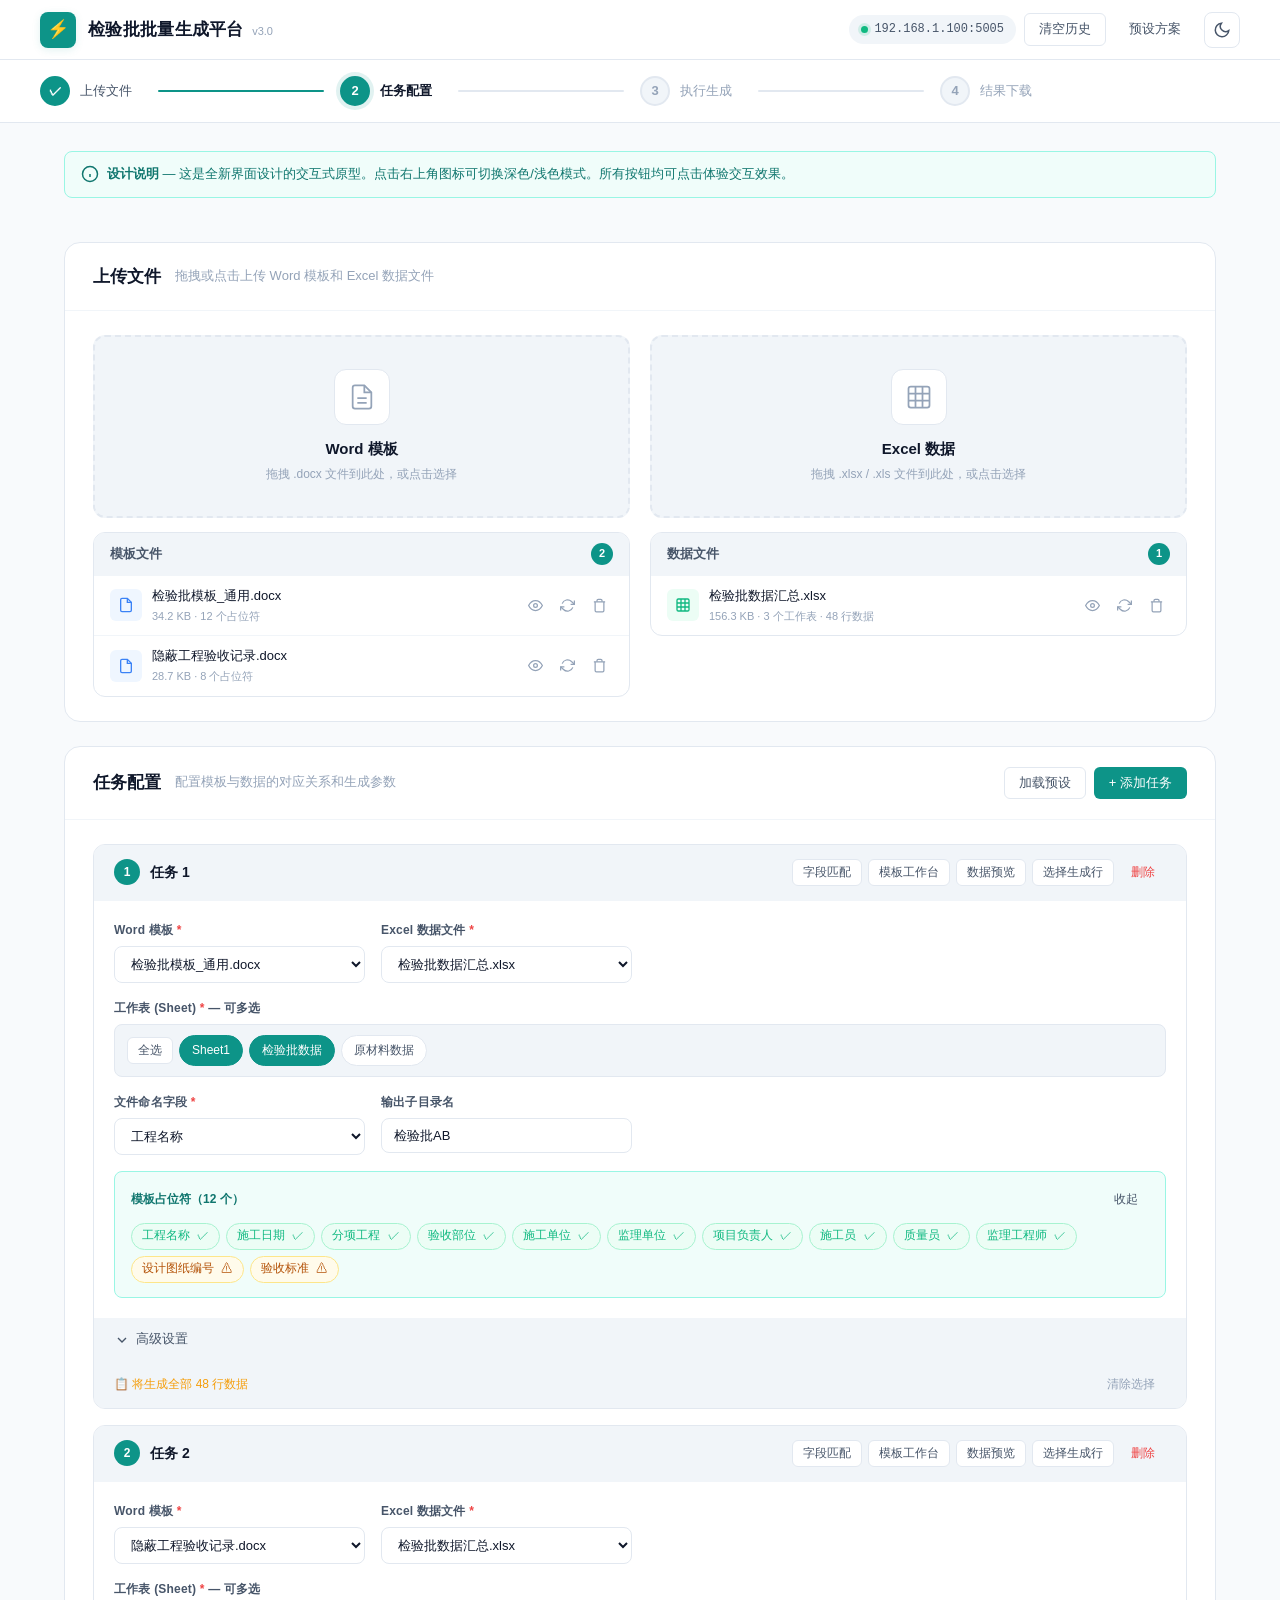
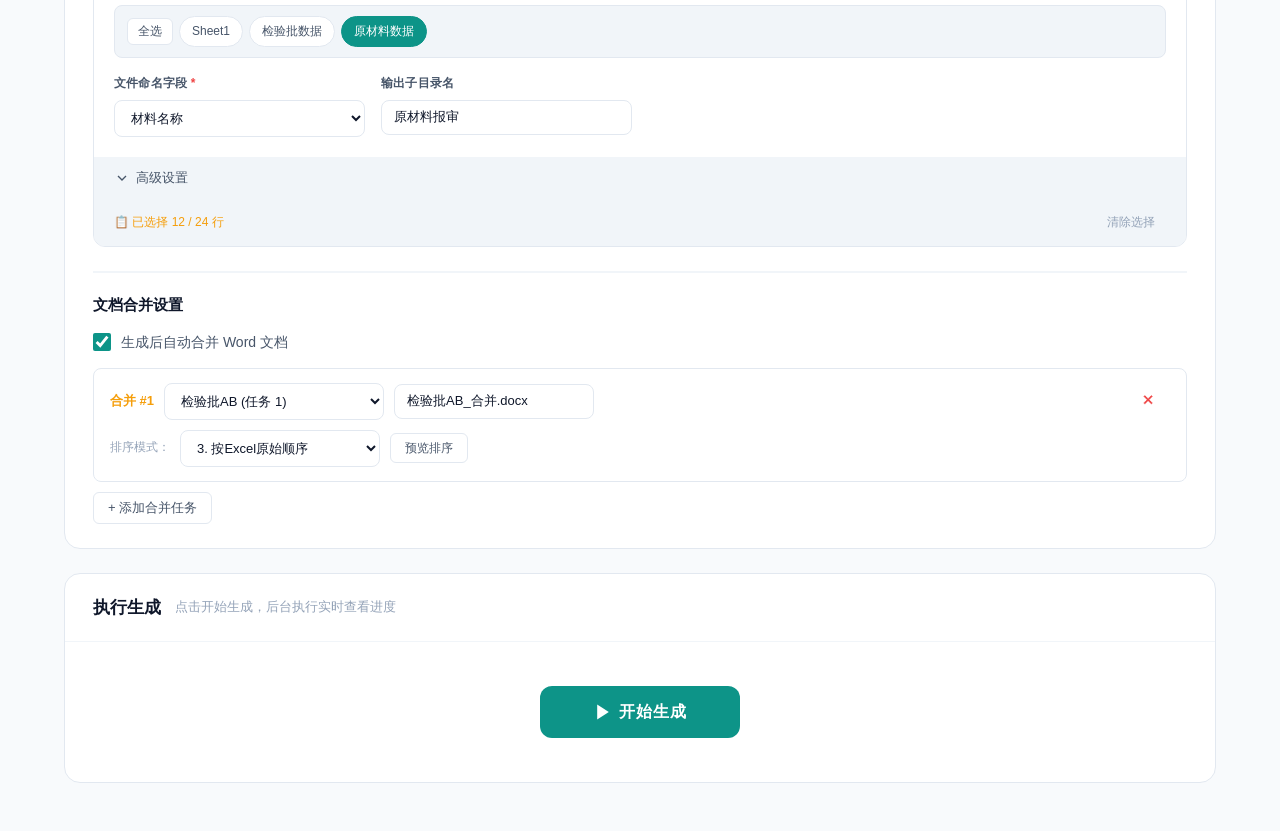
<file: design/new-ui-prototype.html>
<!DOCTYPE html>
<html lang="zh-CN" data-theme="light">
<head>
<meta charset="UTF-8">
<meta name="viewport" content="width=device-width, initial-scale=1.0">
<title>检验批批量生成平台 — 全新界面设计 v3.0</title>
<link rel="icon" href="data:image/svg+xml,<svg xmlns='http://www.w3.org/2000/svg' viewBox='0 0 32 32'><text y='28' font-size='28'>⚡</text></svg>">
<style>
/* ============================================================
   DESIGN TOKENS
   ============================================================ */
:root {
  /* Primary — Teal (refined) */
  --c-primary: #0D9488;
  --c-primary-light: #14B8A6;
  --c-primary-dark: #0F766E;
  --c-primary-darker: #115E59;
  --c-primary-bg: #F0FDFA;
  --c-primary-border: #99F6E4;
  --c-primary-shadow: rgba(13, 148, 136, 0.12);

  /* Accent — Amber */
  --c-accent: #F59E0B;
  --c-accent-light: #FFFBEB;
  --c-accent-border: #FDE68A;

  /* Semantic */
  --c-success: #10B981;
  --c-success-bg: #ECFDF5;
  --c-success-border: #A7F3D0;
  --c-danger: #EF4444;
  --c-danger-bg: #FEF2F2;
  --c-danger-border: #FECACA;
  --c-info: #3B82F6;
  --c-info-bg: #EFF6FF;
  --c-info-border: #BFDBFE;
  --c-warning: #F59E0B;
  --c-warning-bg: #FFFBEB;
  --c-warning-border: #FDE68A;

  /* Neutrals */
  --c-bg-page: #F8FAFC;
  --c-bg-card: #FFFFFF;
  --c-bg-elevated: #F1F5F9;
  --c-bg-hover: #F8FAFC;
  --c-bg-input: #FFFFFF;

  --c-border: #E2E8F0;
  --c-border-light: #F1F5F9;
  --c-border-strong: #CBD5E1;

  --c-text-primary: #0F172A;
  --c-text-secondary: #475569;
  --c-text-muted: #94A3B8;
  --c-text-inverse: #FFFFFF;

  /* Shadows */
  --shadow-xs: 0 1px 2px rgba(0,0,0,0.03);
  --shadow-sm: 0 1px 3px rgba(0,0,0,0.04), 0 1px 2px rgba(0,0,0,0.02);
  --shadow-md: 0 4px 6px -1px rgba(0,0,0,0.05), 0 2px 4px -2px rgba(0,0,0,0.03);
  --shadow-lg: 0 10px 15px -3px rgba(0,0,0,0.06), 0 4px 6px -4px rgba(0,0,0,0.03);
  --shadow-xl: 0 20px 25px -5px rgba(0,0,0,0.08), 0 8px 10px -6px rgba(0,0,0,0.04);

  /* Radius */
  --r-sm: 6px;
  --r-md: 8px;
  --r-lg: 12px;
  --r-xl: 16px;
  --r-full: 9999px;

  /* Spacing scale (4px base) */
  --s-1: 4px; --s-2: 8px; --s-3: 12px; --s-4: 16px;
  --s-5: 20px; --s-6: 24px; --s-8: 32px; --s-10: 40px; --s-12: 48px;

  /* Transitions */
  --t-fast: 150ms cubic-bezier(0.4, 0, 0.2, 1);
  --t-normal: 250ms cubic-bezier(0.4, 0, 0.2, 1);
  --t-slow: 400ms cubic-bezier(0.4, 0, 0.2, 1);

  /* Fonts */
  --font-sans: -apple-system, BlinkMacSystemFont, "Segoe UI", "PingFang SC", "Microsoft YaHei", sans-serif;
  --font-mono: "SF Mono", "Cascadia Code", "Consolas", "Fira Code", monospace;
}

/* Dark theme */
[data-theme="dark"] {
  --c-primary-bg: rgba(13, 148, 136, 0.1);
  --c-primary-border: rgba(20, 184, 166, 0.3);

  --c-accent-light: rgba(245, 158, 11, 0.1);
  --c-accent-border: rgba(245, 158, 11, 0.3);

  --c-success-bg: rgba(16, 185, 129, 0.1);
  --c-success-border: rgba(16, 185, 129, 0.3);
  --c-danger-bg: rgba(239, 68, 68, 0.1);
  --c-danger-border: rgba(239, 68, 68, 0.3);
  --c-info-bg: rgba(59, 130, 246, 0.1);
  --c-info-border: rgba(59, 130, 246, 0.3);
  --c-warning-bg: rgba(245, 158, 11, 0.1);
  --c-warning-border: rgba(245, 158, 11, 0.3);

  --c-bg-page: #0F172A;
  --c-bg-card: #1E293B;
  --c-bg-elevated: #334155;
  --c-bg-hover: #334155;
  --c-bg-input: #1E293B;

  --c-border: #334155;
  --c-border-light: #1E293B;
  --c-border-strong: #475569;

  --c-text-primary: #F1F5F9;
  --c-text-secondary: #94A3B8;
  --c-text-muted: #64748B;

  --shadow-xs: 0 1px 2px rgba(0,0,0,0.2);
  --shadow-sm: 0 1px 3px rgba(0,0,0,0.3);
  --shadow-md: 0 4px 6px rgba(0,0,0,0.3);
  --shadow-lg: 0 10px 15px rgba(0,0,0,0.3);
  --shadow-xl: 0 20px 25px rgba(0,0,0,0.4);
}

/* ============================================================
   BASE
   ============================================================ */
*, *::before, *::after { box-sizing: border-box; margin: 0; padding: 0; }
html { scroll-behavior: smooth; }
body {
  font-family: var(--font-sans);
  background: var(--c-bg-page);
  color: var(--c-text-primary);
  line-height: 1.6;
  min-height: 100vh;
  -webkit-font-smoothing: antialiased;
  transition: background var(--t-normal), color var(--t-normal);
}

/* ============================================================
   HEADER
   ============================================================ */
.header {
  background: var(--c-bg-card);
  border-bottom: 1px solid var(--c-border);
  padding: 0 24px;
  height: 60px;
  display: flex;
  align-items: center;
  position: sticky;
  top: 0;
  z-index: 100;
  transition: background var(--t-normal), border-color var(--t-normal);
}
.header-inner {
  width: 100%;
  max-width: 1200px;
  margin: 0 auto;
  display: flex;
  align-items: center;
  justify-content: space-between;
}
.logo { display: flex; align-items: center; gap: 12px; }
.logo-mark {
  width: 36px; height: 36px;
  border-radius: var(--r-md);
  background: var(--c-primary);
  display: flex; align-items: center; justify-content: center;
  color: white; font-size: 18px; font-weight: 700;
  box-shadow: 0 2px 8px var(--c-primary-shadow);
}
.logo-text { font-size: 17px; font-weight: 700; color: var(--c-text-primary); letter-spacing: 0.3px; }
.logo-version { font-size: 11px; color: var(--c-text-muted); font-weight: 400; margin-left: 4px; }
.header-actions { display: flex; align-items: center; gap: 8px; }
.header-status {
  display: flex; align-items: center; gap: 6px;
  font-size: 12px; color: var(--c-text-secondary);
  padding: 5px 12px; background: var(--c-bg-elevated);
  border-radius: var(--r-full); font-family: var(--font-mono);
}
.header-status .dot { width: 7px; height: 7px; border-radius: 50%; background: var(--c-success); box-shadow: 0 0 0 3px rgba(16,185,129,0.15); }

/* Theme toggle */
.theme-toggle {
  width: 36px; height: 36px;
  border-radius: var(--r-md);
  border: 1px solid var(--c-border);
  background: var(--c-bg-card);
  cursor: pointer;
  display: flex; align-items: center; justify-content: center;
  transition: all var(--t-fast);
  color: var(--c-text-secondary);
}
.theme-toggle:hover { background: var(--c-bg-hover); border-color: var(--c-border-strong); }
.theme-toggle svg { width: 18px; height: 18px; }
[data-theme="dark"] .theme-toggle .sun-icon { display: block; }
[data-theme="dark"] .theme-toggle .moon-icon { display: none; }
[data-theme="light"] .theme-toggle .sun-icon { display: none; }
[data-theme="light"] .theme-toggle .moon-icon { display: block; }

/* ============================================================
   STEP PROGRESS BAR
   ============================================================ */
.step-bar {
  background: var(--c-bg-card);
  border-bottom: 1px solid var(--c-border);
  padding: 16px 24px;
  position: sticky;
  top: 60px;
  z-index: 90;
  transition: background var(--t-normal), border-color var(--t-normal);
}
.step-bar-inner {
  max-width: 1200px;
  margin: 0 auto;
  display: flex;
  align-items: center;
  gap: 0;
}
.step-item {
  display: flex;
  align-items: center;
  gap: 10px;
  cursor: pointer;
  flex: 1;
  transition: opacity var(--t-fast);
}
.step-item:not(:last-child)::after {
  content: '';
  flex: 1;
  height: 2px;
  background: var(--c-border);
  margin: 0 16px;
  border-radius: 1px;
  transition: background var(--t-normal);
}
.step-item.completed:not(:last-child)::after { background: var(--c-primary); }
.step-num {
  width: 30px; height: 30px;
  border-radius: 50%;
  display: flex; align-items: center; justify-content: center;
  font-size: 13px; font-weight: 700;
  flex-shrink: 0;
  transition: all var(--t-normal);
  background: var(--c-bg-elevated);
  color: var(--c-text-muted);
  border: 2px solid var(--c-border);
}
.step-item.active .step-num {
  background: var(--c-primary);
  color: white;
  border-color: var(--c-primary);
  box-shadow: 0 0 0 4px var(--c-primary-shadow);
}
.step-item.completed .step-num {
  background: var(--c-primary);
  color: white;
  border-color: var(--c-primary);
}
.step-label { font-size: 13px; font-weight: 500; color: var(--c-text-muted); white-space: nowrap; }
.step-item.active .step-label { color: var(--c-text-primary); font-weight: 600; }
.step-item.completed .step-label { color: var(--c-text-secondary); }

/* ============================================================
   MAIN
   ============================================================ */
.main { max-width: 1200px; margin: 0 auto; padding: 28px 24px 48px; display: flex; flex-direction: column; gap: 24px; }

/* ============================================================
   CARD
   ============================================================ */
.card {
  background: var(--c-bg-card);
  border-radius: var(--r-xl);
  border: 1px solid var(--c-border);
  overflow: hidden;
  transition: border-color var(--t-normal), box-shadow var(--t-normal);
}
.card-header {
  padding: 20px 28px;
  border-bottom: 1px solid var(--c-border-light);
  display: flex;
  align-items: center;
  gap: 14px;
  flex-wrap: wrap;
  transition: border-color var(--t-normal);
}
.card-header h2 { font-size: 17px; font-weight: 700; color: var(--c-text-primary); }
.card-hint { font-size: 13px; color: var(--c-text-muted); }
.card-header-actions { margin-left: auto; display: flex; gap: 8px; }
.card-body { padding: 24px 28px; }

/* ============================================================
   BUTTONS
   ============================================================ */
.btn {
  display: inline-flex;
  align-items: center;
  justify-content: center;
  gap: 6px;
  font-family: var(--font-sans);
  font-size: 14px;
  font-weight: 500;
  padding: 8px 18px;
  border-radius: var(--r-md);
  border: 1px solid transparent;
  cursor: pointer;
  transition: all var(--t-fast);
  text-decoration: none;
  white-space: nowrap;
  user-select: none;
  line-height: 1.4;
}
.btn:active { transform: scale(0.97); }
.btn-primary {
  background: var(--c-primary);
  color: white;
}
.btn-primary:hover { background: var(--c-primary-dark); box-shadow: 0 4px 12px var(--c-primary-shadow); transform: translateY(-1px); }
.btn-outline {
  background: var(--c-bg-card);
  color: var(--c-text-secondary);
  border-color: var(--c-border);
}
.btn-outline:hover { background: var(--c-bg-hover); border-color: var(--c-border-strong); color: var(--c-text-primary); }
.btn-ghost { background: transparent; color: var(--c-text-secondary); }
.btn-ghost:hover { background: var(--c-bg-hover); color: var(--c-text-primary); }
.btn-danger { background: var(--c-danger); color: white; }
.btn-danger:hover { background: #DC2626; }
.btn-sm { padding: 6px 14px; font-size: 13px; border-radius: var(--r-sm); }
.btn-xs { padding: 4px 10px; font-size: 12px; border-radius: var(--r-sm); }
.btn-lg { padding: 14px 36px; font-size: 16px; font-weight: 700; border-radius: var(--r-lg); }
.btn-icon { padding: 6px; border-radius: var(--r-sm); width: 32px; height: 32px; }
.btn:disabled { opacity: 0.45; cursor: not-allowed; transform: none !important; }
.btn-run { min-width: 200px; letter-spacing: 1px; }

/* ============================================================
   UPLOAD ZONES
   ============================================================ */
.upload-grid { display: grid; grid-template-columns: 1fr 1fr; gap: 20px; }
.upload-panel { display: flex; flex-direction: column; gap: 14px; }
.upload-zone {
  border: 2px dashed var(--c-border);
  border-radius: var(--r-lg);
  padding: 32px 20px;
  text-align: center;
  cursor: pointer;
  transition: all var(--t-normal);
  background: var(--c-bg-elevated);
  position: relative;
  overflow: hidden;
}
.upload-zone:hover {
  border-color: var(--c-primary);
  background: var(--c-primary-bg);
}
.upload-zone.drag-over {
  border-color: var(--c-primary);
  background: var(--c-primary-bg);
  box-shadow: 0 0 0 4px var(--c-primary-shadow);
}
.upload-icon {
  width: 56px; height: 56px;
  margin: 0 auto 12px;
  border-radius: var(--r-lg);
  display: flex; align-items: center; justify-content: center;
  background: var(--c-bg-card);
  border: 1px solid var(--c-border);
  color: var(--c-text-muted);
  transition: all var(--t-normal);
}
.upload-zone:hover .upload-icon {
  color: var(--c-primary);
  border-color: var(--c-primary-border);
  background: var(--c-primary-bg);
  transform: translateY(-2px);
}
.upload-icon svg { width: 28px; height: 28px; }
.upload-title { font-size: 15px; font-weight: 600; color: var(--c-text-primary); margin-bottom: 4px; }
.upload-desc { font-size: 12px; color: var(--c-text-muted); }

/* File list panel */
.file-panel {
  background: var(--c-bg-card);
  border: 1px solid var(--c-border);
  border-radius: var(--r-lg);
  overflow: hidden;
}
.file-panel-header {
  display: flex;
  justify-content: space-between;
  align-items: center;
  padding: 10px 16px;
  background: var(--c-bg-elevated);
  border-bottom: 1px solid var(--c-border-light);
  font-size: 13px;
  font-weight: 600;
  color: var(--c-text-secondary);
}
.file-badge {
  background: var(--c-primary);
  color: white;
  font-size: 11px;
  font-weight: 700;
  padding: 2px 8px;
  border-radius: var(--r-full);
  min-width: 20px;
  text-align: center;
}
.file-item {
  display: flex;
  align-items: center;
  gap: 10px;
  padding: 10px 16px;
  border-bottom: 1px solid var(--c-border-light);
  transition: background var(--t-fast);
  font-size: 13px;
}
.file-item:last-child { border-bottom: none; }
.file-item:hover { background: var(--c-bg-hover); }
.file-item-icon { width: 32px; height: 32px; border-radius: var(--r-sm); display: flex; align-items: center; justify-content: center; flex-shrink: 0; font-size: 14px; }
.file-item-icon.word { background: var(--c-info-bg); color: var(--c-info); }
.file-item-icon.excel { background: var(--c-success-bg); color: var(--c-success); }
.file-item-info { flex: 1; min-width: 0; }
.file-item-name { font-weight: 500; color: var(--c-text-primary); white-space: nowrap; overflow: hidden; text-overflow: ellipsis; }
.file-item-meta { font-size: 11px; color: var(--c-text-muted); margin-top: 1px; }
.file-item-actions { display: flex; gap: 4px; flex-shrink: 0; }
.file-action-btn {
  width: 28px; height: 28px;
  border: none; background: transparent;
  color: var(--c-text-muted);
  border-radius: var(--r-sm);
  cursor: pointer;
  display: flex; align-items: center; justify-content: center;
  transition: all var(--t-fast);
}
.file-action-btn:hover { background: var(--c-bg-elevated); color: var(--c-text-primary); }
.file-action-btn.danger:hover { background: var(--c-danger-bg); color: var(--c-danger); }
.file-action-btn svg { width: 15px; height: 15px; }

/* ============================================================
   TASK CARDS
   ============================================================ */
.task-list { display: flex; flex-direction: column; gap: 16px; }
.task-empty {
  text-align: center;
  padding: 48px 20px;
}
.task-empty-icon {
  width: 64px; height: 64px;
  margin: 0 auto 16px;
  border-radius: var(--r-xl);
  background: var(--c-bg-elevated);
  display: flex; align-items: center; justify-content: center;
  color: var(--c-text-muted);
}
.task-empty-icon svg { width: 32px; height: 32px; }
.task-empty p { font-size: 14px; color: var(--c-text-muted); margin-bottom: 16px; }

.task-card {
  background: var(--c-bg-card);
  border: 1px solid var(--c-border);
  border-radius: var(--r-lg);
  overflow: hidden;
  transition: border-color var(--t-fast), box-shadow var(--t-fast);
}
.task-card:hover { border-color: var(--c-border-strong); box-shadow: var(--shadow-sm); }
.task-card-head {
  display: flex;
  align-items: center;
  justify-content: space-between;
  padding: 14px 20px;
  background: var(--c-bg-elevated);
  border-bottom: 1px solid var(--c-border-light);
}
.task-card-title { display: flex; align-items: center; gap: 10px; font-size: 14px; font-weight: 600; color: var(--c-text-primary); }
.task-badge {
  width: 26px; height: 26px;
  border-radius: 50%;
  background: var(--c-primary);
  color: white;
  font-size: 12px;
  font-weight: 700;
  display: flex;
  align-items: center;
  justify-content: center;
}
.task-card-actions { display: flex; gap: 6px; }
.task-card-body { padding: 20px; }
.task-card-footer {
  padding: 10px 20px;
  border-top: 1px solid var(--c-border-light);
  background: var(--c-bg-elevated);
  font-size: 12px;
  color: var(--c-text-secondary);
  display: flex;
  align-items: center;
  gap: 8px;
}

/* Form */
.form-grid { display: grid; grid-template-columns: repeat(auto-fill, minmax(220px, 1fr)); gap: 16px; }
.form-group { display: flex; flex-direction: column; gap: 6px; }
.form-group-full { grid-column: 1 / -1; }
.form-label { font-size: 12px; font-weight: 600; color: var(--c-text-secondary); letter-spacing: 0.2px; }
.form-label .req { color: var(--c-danger); }
.form-input, .form-select {
  font-family: var(--font-sans);
  font-size: 13px;
  padding: 9px 12px;
  border: 1px solid var(--c-border);
  border-radius: var(--r-md);
  background: var(--c-bg-input);
  color: var(--c-text-primary);
  transition: border-color var(--t-fast), box-shadow var(--t-fast);
  outline: none;
  width: 100%;
}
.form-input:focus, .form-select:focus {
  border-color: var(--c-primary);
  box-shadow: 0 0 0 3px var(--c-primary-shadow);
}
.form-input::placeholder { color: var(--c-text-muted); }

/* Sheet checkboxes */
.sheet-list {
  display: flex;
  flex-wrap: wrap;
  gap: 6px;
  padding: 10px 12px;
  background: var(--c-bg-elevated);
  border: 1px solid var(--c-border);
  border-radius: var(--r-md);
  min-height: 42px;
  align-items: center;
}
.sheet-chip {
  display: inline-flex;
  align-items: center;
  gap: 5px;
  padding: 5px 12px;
  background: var(--c-bg-card);
  border: 1px solid var(--c-border);
  border-radius: var(--r-full);
  font-size: 12px;
  cursor: pointer;
  transition: all var(--t-fast);
  user-select: none;
  color: var(--c-text-secondary);
}
.sheet-chip:hover { border-color: var(--c-primary-border); background: var(--c-primary-bg); }
.sheet-chip.active { background: var(--c-primary); color: white; border-color: var(--c-primary); }
.sheet-chip input { display: none; }

/* Placeholder section */
.ph-section {
  margin-top: 16px;
  padding: 14px 16px;
  background: var(--c-primary-bg);
  border: 1px solid var(--c-primary-border);
  border-radius: var(--r-md);
}
.ph-header { display: flex; align-items: center; justify-content: space-between; margin-bottom: 10px; }
.ph-title { font-size: 12px; font-weight: 600; color: var(--c-primary-dark); }
.ph-tags { display: flex; flex-wrap: wrap; gap: 6px; }
.ph-tag {
  display: inline-flex;
  align-items: center;
  gap: 3px;
  font-size: 12px;
  font-family: var(--font-mono);
  padding: 3px 10px;
  border-radius: var(--r-full);
  border: 1px solid transparent;
}
.ph-tag.matched { background: var(--c-success-bg); color: var(--c-success); border-color: var(--c-success-border); }
.ph-tag.missing { background: var(--c-warning-bg); color: #B45309; border-color: var(--c-warning-border); }

/* Collapsible advanced settings */
.adv-toggle {
  display: flex;
  align-items: center;
  gap: 6px;
  padding: 10px 20px;
  border-top: 1px solid var(--c-border-light);
  background: var(--c-bg-elevated);
  font-size: 13px;
  font-weight: 500;
  color: var(--c-text-secondary);
  cursor: pointer;
  transition: background var(--t-fast);
}
.adv-toggle:hover { background: var(--c-bg-hover); }
.adv-toggle svg { width: 16px; height: 16px; transition: transform var(--t-normal); }
.adv-toggle.open svg { transform: rotate(180deg); }
.adv-content {
  max-height: 0;
  overflow: hidden;
  transition: max-height var(--t-normal);
}
.adv-content.open { max-height: 500px; }
.adv-inner { padding: 16px 20px; border-top: 1px solid var(--c-border-light); }

/* ============================================================
   MERGE SETTINGS
   ============================================================ */
.merge-section {
  margin-top: 24px;
  padding-top: 20px;
  border-top: 2px solid var(--c-border-light);
}
.merge-section h3 { font-size: 15px; font-weight: 700; color: var(--c-text-primary); margin-bottom: 14px; }
.checkbox-label {
  display: flex;
  align-items: center;
  gap: 10px;
  cursor: pointer;
  font-size: 14px;
  color: var(--c-text-secondary);
}
.checkbox-label input[type="checkbox"] {
  width: 18px; height: 18px;
  accent-color: var(--c-primary);
  cursor: pointer;
}
.merge-row {
  background: var(--c-bg-card);
  border: 1px solid var(--c-border);
  border-radius: var(--r-md);
  padding: 14px 16px;
  display: flex;
  flex-direction: column;
  gap: 10px;
}

/* ============================================================
   EXECUTE / PROGRESS
   ============================================================ */
.run-area { display: flex; flex-direction: column; align-items: center; gap: 24px; padding: 20px 0; }

.progress-wrap { width: 100%; max-width: 600px; }
.progress-head { display: flex; justify-content: space-between; align-items: center; margin-bottom: 10px; }
.progress-title { font-size: 14px; font-weight: 600; color: var(--c-primary-dark); }
.progress-pct { font-size: 14px; font-weight: 700; color: var(--c-primary); font-family: var(--font-mono); }
.progress-track {
  height: 10px;
  background: var(--c-bg-elevated);
  border-radius: var(--r-full);
  overflow: hidden;
}
.progress-fill {
  height: 100%;
  background: var(--c-primary);
  border-radius: var(--r-full);
  transition: width 0.5s ease;
  width: 0%;
  position: relative;
}
.progress-fill::after {
  content: '';
  position: absolute;
  top: 0; left: 0; right: 0; bottom: 0;
  background: linear-gradient(90deg, transparent, rgba(255,255,255,0.3), transparent);
  animation: shimmer 1.8s infinite;
}
@keyframes shimmer { 0% { transform: translateX(-100%); } 100% { transform: translateX(100%); } }

.progress-log {
  margin-top: 14px;
  max-height: 180px;
  overflow-y: auto;
  font-family: var(--font-mono);
  font-size: 12px;
  color: var(--c-text-secondary);
  background: var(--c-bg-elevated);
  border-radius: var(--r-md);
  padding: 12px 16px;
  line-height: 1.8;
}
.log-success { color: var(--c-success); }
.log-error { color: var(--c-danger); }

/* Result summary */
.result-card {
  width: 100%;
  max-width: 600px;
  border-radius: var(--r-lg);
  padding: 20px 24px;
  text-align: center;
}
.result-card.ok { background: var(--c-success-bg); border: 1px solid var(--c-success-border); }
.result-card.err { background: var(--c-danger-bg); border: 1px solid var(--c-danger-border); }
.result-card h3 { font-size: 17px; margin-bottom: 6px; }
.result-card.ok h3 { color: var(--c-success); }
.result-card.err h3 { color: var(--c-danger); }
.result-card p { font-size: 14px; color: var(--c-text-secondary); }

/* ============================================================
   OUTPUT / DOWNLOAD
   ============================================================ */
.output-folder { margin-bottom: 12px; }
.output-folder-name {
  font-weight: 600;
  color: var(--c-text-primary);
  padding: 8px 0;
  display: flex;
  align-items: center;
  gap: 8px;
  cursor: pointer;
}
.output-folder-name .folder-icon { color: var(--c-accent); }
.output-files { padding-left: 28px; display: flex; flex-direction: column; gap: 2px; }
.output-file {
  display: flex;
  align-items: center;
  justify-content: space-between;
  padding: 8px 12px;
  border-radius: var(--r-sm);
  transition: background var(--t-fast);
}
.output-file:hover { background: var(--c-bg-hover); }
.output-file a { color: var(--c-text-primary); text-decoration: none; display: flex; align-items: center; gap: 8px; flex: 1; font-weight: 500; font-size: 13px; }
.output-file a:hover { color: var(--c-primary); }
.output-file-size { font-size: 11px; color: var(--c-text-muted); font-family: var(--font-mono); }

/* ============================================================
   MODAL
   ============================================================ */
.modal-overlay {
  position: fixed;
  inset: 0;
  background: rgba(15, 23, 42, 0.5);
  backdrop-filter: blur(6px);
  z-index: 200;
  display: none;
  align-items: center;
  justify-content: center;
  padding: 24px;
  animation: fadeIn 0.2s ease;
}
.modal-overlay.show { display: flex; }
@keyframes fadeIn { from { opacity: 0; } to { opacity: 1; } }
.modal {
  background: var(--c-bg-card);
  border-radius: var(--r-xl);
  box-shadow: var(--shadow-xl);
  width: 100%;
  max-width: 600px;
  max-height: 85vh;
  display: flex;
  flex-direction: column;
  overflow: hidden;
  animation: slideUp 0.25s ease;
  border: 1px solid var(--c-border);
}
@keyframes slideUp { from { opacity: 0; transform: translateY(20px); } to { opacity: 1; transform: translateY(0); } }
.modal-header {
  padding: 18px 24px;
  border-bottom: 1px solid var(--c-border-light);
  display: flex;
  align-items: center;
  justify-content: space-between;
}
.modal-header h3 { font-size: 17px; font-weight: 700; }
.modal-body { padding: 24px; overflow-y: auto; flex: 1; }
.modal-wide { max-width: 850px; }

/* ============================================================
   TOAST
   ============================================================ */
.toast-container { position: fixed; top: 80px; right: 24px; z-index: 300; display: flex; flex-direction: column; gap: 8px; }
.toast {
  padding: 12px 20px;
  border-radius: var(--r-md);
  font-size: 14px;
  font-weight: 500;
  box-shadow: var(--shadow-lg);
  animation: toastIn 0.35s ease;
  display: flex;
  align-items: center;
  gap: 8px;
  color: white;
}
.toast.success { background: var(--c-success); }
.toast.error { background: var(--c-danger); }
.toast.info { background: var(--c-primary); }
@keyframes toastIn { from { opacity: 0; transform: translateX(40px); } to { opacity: 1; transform: translateX(0); } }

/* ============================================================
   DESIGN SPEC CALLOUT
   ============================================================ */
.spec-callout {
  background: var(--c-primary-bg);
  border: 1px solid var(--c-primary-border);
  border-radius: var(--r-md);
  padding: 12px 16px;
  margin-bottom: 20px;
  font-size: 13px;
  color: var(--c-primary-dark);
  display: flex;
  align-items: flex-start;
  gap: 8px;
  line-height: 1.6;
}
.spec-callout svg { width: 18px; height: 18px; flex-shrink: 0; margin-top: 1px; }

/* ============================================================
   RESPONSIVE
   ============================================================ */
@media (max-width: 768px) {
  .upload-grid { grid-template-columns: 1fr; }
  .form-grid { grid-template-columns: 1fr; }
  .step-label { display: none; }
  .header { padding: 0 14px; }
  .main { padding: 16px 12px 32px; }
  .card-body { padding: 16px; }
  .card-header { padding: 14px 16px; }
  .step-bar { padding: 12px 14px; }
  .step-bar-inner { gap: 0; }
  .btn-run { min-width: 160px; }
}
</style>
</head>
<body>

<!-- ===== HEADER ===== -->
<header class="header">
  <div class="header-inner">
    <div class="logo">
      <div class="logo-mark">⚡</div>
      <div>
        <span class="logo-text">检验批批量生成平台</span>
        <span class="logo-version">v3.0</span>
      </div>
    </div>
    <div class="header-actions">
      <div class="header-status">
        <span class="dot"></span>
        <span>192.168.1.100:5005</span>
      </div>
      <button class="btn btn-outline btn-sm" onclick="showToast('已清空 15 个历史文件', 'success')">清空历史</button>
      <button class="btn btn-ghost btn-sm" onclick="showToast('预设管理器（演示）', 'info')">预设方案</button>
      <button class="theme-toggle" onclick="toggleTheme()" title="切换深色/浅色模式">
        <svg class="moon-icon" viewBox="0 0 24 24" fill="none" stroke="currentColor" stroke-width="2"><path d="M21 12.79A9 9 0 1 1 11.21 3 7 7 0 0 0 21 12.79z"/></svg>
        <svg class="sun-icon" viewBox="0 0 24 24" fill="none" stroke="currentColor" stroke-width="2"><circle cx="12" cy="12" r="5"/><line x1="12" y1="1" x2="12" y2="3"/><line x1="12" y1="21" x2="12" y2="23"/><line x1="4.22" y1="4.22" x2="5.64" y2="5.64"/><line x1="18.36" y1="18.36" x2="19.78" y2="19.78"/><line x1="1" y1="12" x2="3" y2="12"/><line x1="21" y1="12" x2="23" y2="12"/><line x1="4.22" y1="19.78" x2="5.64" y2="18.36"/><line x1="18.36" y1="5.64" x2="19.78" y2="4.22"/></svg>
      </button>
    </div>
  </div>
</header>

<!-- ===== STEP PROGRESS BAR ===== -->
<div class="step-bar">
  <div class="step-bar-inner">
    <div class="step-item completed" onclick="scrollToSection('section-upload')">
      <div class="step-num">✓</div>
      <span class="step-label">上传文件</span>
    </div>
    <div class="step-item active" onclick="scrollToSection('section-config')">
      <div class="step-num">2</div>
      <span class="step-label">任务配置</span>
    </div>
    <div class="step-item" onclick="scrollToSection('section-run')">
      <div class="step-num">3</div>
      <span class="step-label">执行生成</span>
    </div>
    <div class="step-item" onclick="scrollToSection('section-download')">
      <div class="step-num">4</div>
      <span class="step-label">结果下载</span>
    </div>
  </div>
</div>

<!-- ===== MAIN ===== -->
<main class="main">

  <!-- DESIGN SPEC CALLOUT -->
  <div class="spec-callout">
    <svg viewBox="0 0 24 24" fill="none" stroke="currentColor" stroke-width="2"><circle cx="12" cy="12" r="10"/><path d="M12 16v-4M12 8h.01"/></svg>
    <span><strong>设计说明</strong> — 这是全新界面设计的交互式原型。点击右上角图标可切换深色/浅色模式。所有按钮均可点击体验交互效果。</span>
  </div>

  <!-- ===== STEP 1: UPLOAD ===== -->
  <section class="card" id="section-upload">
    <div class="card-header">
      <h2>上传文件</h2>
      <span class="card-hint">拖拽或点击上传 Word 模板和 Excel 数据文件</span>
    </div>
    <div class="card-body">
      <div class="upload-grid">
        <!-- Word upload -->
        <div class="upload-panel">
          <div class="upload-zone" id="dz-docx" onclick="simulateUpload('word')">
            <div class="upload-icon">
              <svg viewBox="0 0 24 24" fill="none" stroke="currentColor" stroke-width="1.5"><path d="M14 2H6a2 2 0 0 0-2 2v16a2 2 0 0 0 2 2h12a2 2 0 0 0 2-2V8z"/><polyline points="14 2 14 8 20 8"/><line x1="16" y1="13" x2="8" y2="13"/><line x1="16" y1="17" x2="8" y2="17"/></svg>
            </div>
            <p class="upload-title">Word 模板</p>
            <p class="upload-desc">拖拽 .docx 文件到此处，或点击选择</p>
          </div>
          <div class="file-panel">
            <div class="file-panel-header">
              <span>模板文件</span>
              <span class="file-badge">2</span>
            </div>
            <div class="file-item">
              <div class="file-item-icon word">
                <svg width="16" height="16" viewBox="0 0 24 24" fill="none" stroke="currentColor" stroke-width="2"><path d="M14 2H6a2 2 0 0 0-2 2v16a2 2 0 0 0 2 2h12a2 2 0 0 0 2-2V8z"/><polyline points="14 2 14 8 20 8"/></svg>
              </div>
              <div class="file-item-info">
                <div class="file-item-name">检验批模板_通用.docx</div>
                <div class="file-item-meta">34.2 KB · 12 个占位符</div>
              </div>
              <div class="file-item-actions">
                <button class="file-action-btn" title="打开原文件" onclick="showToast('已打开：检验批模板_通用.docx', 'success')">
                  <svg viewBox="0 0 24 24" fill="none" stroke="currentColor" stroke-width="2"><path d="M1 12s4-8 11-8 11 8 11 8-4 8-11 8-11-8-11-8z"/><circle cx="12" cy="12" r="3"/></svg>
                </button>
                <button class="file-action-btn" title="刷新" onclick="showToast('已刷新文件内容', 'info')">
                  <svg viewBox="0 0 24 24" fill="none" stroke="currentColor" stroke-width="2"><polyline points="23 4 23 10 17 10"/><polyline points="1 20 1 14 7 14"/><path d="M3.51 9a9 9 0 0 1 14.85-3.36L23 10M1 14l4.64 4.36A9 9 0 0 0 20.49 15"/></svg>
                </button>
                <button class="file-action-btn danger" title="删除" onclick="showToast('文件已删除', 'info')">
                  <svg viewBox="0 0 24 24" fill="none" stroke="currentColor" stroke-width="2"><polyline points="3 6 5 6 21 6"/><path d="M19 6v14a2 2 0 0 1-2 2H7a2 2 0 0 1-2-2V6m3 0V4a2 2 0 0 1 2-2h4a2 2 0 0 1 2 2v2"/></svg>
                </button>
              </div>
            </div>
            <div class="file-item">
              <div class="file-item-icon word">
                <svg width="16" height="16" viewBox="0 0 24 24" fill="none" stroke="currentColor" stroke-width="2"><path d="M14 2H6a2 2 0 0 0-2 2v16a2 2 0 0 0 2 2h12a2 2 0 0 0 2-2V8z"/><polyline points="14 2 14 8 20 8"/></svg>
              </div>
              <div class="file-item-info">
                <div class="file-item-name">隐蔽工程验收记录.docx</div>
                <div class="file-item-meta">28.7 KB · 8 个占位符</div>
              </div>
              <div class="file-item-actions">
                <button class="file-action-btn" title="打开原文件" onclick="showToast('已打开：隐蔽工程验收记录.docx', 'success')">
                  <svg viewBox="0 0 24 24" fill="none" stroke="currentColor" stroke-width="2"><path d="M1 12s4-8 11-8 11 8 11 8-4 8-11 8-11-8-11-8z"/><circle cx="12" cy="12" r="3"/></svg>
                </button>
                <button class="file-action-btn" title="刷新" onclick="showToast('已刷新文件内容', 'info')">
                  <svg viewBox="0 0 24 24" fill="none" stroke="currentColor" stroke-width="2"><polyline points="23 4 23 10 17 10"/><polyline points="1 20 1 14 7 14"/><path d="M3.51 9a9 9 0 0 1 14.85-3.36L23 10M1 14l4.64 4.36A9 9 0 0 0 20.49 15"/></svg>
                </button>
                <button class="file-action-btn danger" title="删除" onclick="showToast('文件已删除', 'info')">
                  <svg viewBox="0 0 24 24" fill="none" stroke="currentColor" stroke-width="2"><polyline points="3 6 5 6 21 6"/><path d="M19 6v14a2 2 0 0 1-2 2H7a2 2 0 0 1-2-2V6m3 0V4a2 2 0 0 1 2-2h4a2 2 0 0 1 2 2v2"/></svg>
                </button>
              </div>
            </div>
          </div>
        </div>

        <!-- Excel upload -->
        <div class="upload-panel">
          <div class="upload-zone" id="dz-xlsx" onclick="simulateUpload('excel')">
            <div class="upload-icon">
              <svg viewBox="0 0 24 24" fill="none" stroke="currentColor" stroke-width="1.5"><rect x="3" y="3" width="18" height="18" rx="2"/><line x1="3" y1="9" x2="21" y2="9"/><line x1="3" y1="15" x2="21" y2="15"/><line x1="9" y1="3" x2="9" y2="21"/><line x1="15" y1="3" x2="15" y2="21"/></svg>
            </div>
            <p class="upload-title">Excel 数据</p>
            <p class="upload-desc">拖拽 .xlsx / .xls 文件到此处，或点击选择</p>
          </div>
          <div class="file-panel">
            <div class="file-panel-header">
              <span>数据文件</span>
              <span class="file-badge">1</span>
            </div>
            <div class="file-item">
              <div class="file-item-icon excel">
                <svg width="16" height="16" viewBox="0 0 24 24" fill="none" stroke="currentColor" stroke-width="2"><rect x="3" y="3" width="18" height="18" rx="2"/><line x1="3" y1="9" x2="21" y2="9"/><line x1="3" y1="15" x2="21" y2="15"/><line x1="9" y1="3" x2="9" y2="21"/><line x1="15" y1="3" x2="15" y2="21"/></svg>
              </div>
              <div class="file-item-info">
                <div class="file-item-name">检验批数据汇总.xlsx</div>
                <div class="file-item-meta">156.3 KB · 3 个工作表 · 48 行数据</div>
              </div>
              <div class="file-item-actions">
                <button class="file-action-btn" title="打开原文件" onclick="showToast('已打开：检验批数据汇总.xlsx', 'success')">
                  <svg viewBox="0 0 24 24" fill="none" stroke="currentColor" stroke-width="2"><path d="M1 12s4-8 11-8 11 8 11 8-4 8-11 8-11-8-11-8z"/><circle cx="12" cy="12" r="3"/></svg>
                </button>
                <button class="file-action-btn" title="刷新" onclick="showToast('已刷新文件内容', 'info')">
                  <svg viewBox="0 0 24 24" fill="none" stroke="currentColor" stroke-width="2"><polyline points="23 4 23 10 17 10"/><polyline points="1 20 1 14 7 14"/><path d="M3.51 9a9 9 0 0 1 14.85-3.36L23 10M1 14l4.64 4.36A9 9 0 0 0 20.49 15"/></svg>
                </button>
                <button class="file-action-btn danger" title="删除" onclick="showToast('文件已删除', 'info')">
                  <svg viewBox="0 0 24 24" fill="none" stroke="currentColor" stroke-width="2"><polyline points="3 6 5 6 21 6"/><path d="M19 6v14a2 2 0 0 1-2 2H7a2 2 0 0 1-2-2V6m3 0V4a2 2 0 0 1 2-2h4a2 2 0 0 1 2 2v2"/></svg>
                </button>
              </div>
            </div>
          </div>
        </div>
      </div>
    </div>
  </section>

  <!-- ===== STEP 2: TASK CONFIG ===== -->
  <section class="card" id="section-config">
    <div class="card-header">
      <h2>任务配置</h2>
      <span class="card-hint">配置模板与数据的对应关系和生成参数</span>
      <div class="card-header-actions">
        <button class="btn btn-sm btn-outline" onclick="showToast('已加载预设方案', 'success')">加载预设</button>
        <button class="btn btn-sm btn-primary" onclick="addTask()">+ 添加任务</button>
      </div>
    </div>
    <div class="card-body">
      <div class="task-list" id="taskList">

        <!-- Task 1 -->
        <div class="task-card">
          <div class="task-card-head">
            <div class="task-card-title">
              <div class="task-badge">1</div>
              任务 1
            </div>
            <div class="task-card-actions">
              <button class="btn btn-xs btn-outline" onclick="showToast('字段匹配检查（演示）', 'info')">字段匹配</button>
              <button class="btn btn-xs btn-outline" onclick="showToast('模板工作台（演示）', 'info')">模板工作台</button>
              <button class="btn btn-xs btn-outline" onclick="showToast('数据预览（演示）', 'info')">数据预览</button>
              <button class="btn btn-xs btn-outline" onclick="showToast('选择生成行（演示）', 'info')">选择生成行</button>
              <button class="btn btn-xs btn-ghost" style="color:var(--c-danger)" onclick="removeTask(this)">删除</button>
            </div>
          </div>
          <div class="task-card-body">
            <div class="form-grid">
              <div class="form-group">
                <label class="form-label">Word 模板 <span class="req">*</span></label>
                <select class="form-select">
                  <option>检验批模板_通用.docx</option>
                  <option>隐蔽工程验收记录.docx</option>
                </select>
              </div>
              <div class="form-group">
                <label class="form-label">Excel 数据文件 <span class="req">*</span></label>
                <select class="form-select">
                  <option>检验批数据汇总.xlsx</option>
                </select>
              </div>
              <div class="form-group form-group-full">
                <label class="form-label">工作表 (Sheet) <span class="req">*</span> — 可多选</label>
                <div class="sheet-list">
                  <button class="btn btn-xs btn-outline" onclick="sheetSelectAll(this)">全选</button>
                  <label class="sheet-chip active" onclick="toggleChip(this)"><input type="checkbox" checked>Sheet1</label>
                  <label class="sheet-chip active" onclick="toggleChip(this)"><input type="checkbox" checked>检验批数据</label>
                  <label class="sheet-chip" onclick="toggleChip(this)"><input type="checkbox">原材料数据</label>
                </div>
              </div>
              <div class="form-group">
                <label class="form-label">文件命名字段 <span class="req">*</span></label>
                <select class="form-select">
                  <option>工程名称</option>
                  <option>施工日期</option>
                  <option>分项工程</option>
                </select>
              </div>
              <div class="form-group">
                <label class="form-label">输出子目录名</label>
                <input class="form-input" placeholder="如：AB、隐蔽工程..." value="检验批AB">
              </div>
            </div>

            <!-- Placeholder section -->
            <div class="ph-section">
              <div class="ph-header">
                <span class="ph-title">模板占位符（12 个）</span>
                <button class="btn btn-xs btn-ghost" onclick="togglePh(this)">收起</button>
              </div>
              <div class="ph-tags">
                <span class="ph-tag matched">工程名称 ✓</span>
                <span class="ph-tag matched">施工日期 ✓</span>
                <span class="ph-tag matched">分项工程 ✓</span>
                <span class="ph-tag matched">验收部位 ✓</span>
                <span class="ph-tag matched">施工单位 ✓</span>
                <span class="ph-tag matched">监理单位 ✓</span>
                <span class="ph-tag matched">项目负责人 ✓</span>
                <span class="ph-tag matched">施工员 ✓</span>
                <span class="ph-tag matched">质量员 ✓</span>
                <span class="ph-tag matched">监理工程师 ✓</span>
                <span class="ph-tag missing">设计图纸编号 ⚠</span>
                <span class="ph-tag missing">验收标准 ⚠</span>
              </div>
            </div>
          </div>

          <!-- Collapsible advanced settings -->
          <div class="adv-toggle" onclick="toggleAdvanced(this)">
            <svg viewBox="0 0 24 24" fill="none" stroke="currentColor" stroke-width="2"><polyline points="6 9 12 15 18 9"/></svg>
            高级设置
          </div>
          <div class="adv-content">
            <div class="adv-inner">
              <div class="form-grid">
                <div class="form-group">
                  <label class="form-label">日期格式</label>
                  <input class="form-input" value="%Y年%m月%d日" placeholder="%Y年%m月%d日">
                </div>
                <div class="form-group">
                  <label class="form-label">强制整数列（逗号分隔）</label>
                  <input class="form-input" placeholder="如：根设AB, 间距" value="根设AB, 间距">
                </div>
                <div class="form-group" style="flex-direction:row;align-items:center;padding-top:6px;">
                  <label class="checkbox-label">
                    <input type="checkbox" checked>
                    <span>文件名加序号前缀 (001_)</span>
                  </label>
                </div>
              </div>
            </div>
          </div>

          <div class="task-card-footer">
            <span style="color:var(--c-accent);">📋 将生成全部 48 行数据</span>
            <button class="btn btn-xs btn-ghost" style="color:var(--c-text-muted);margin-left:auto;">清除选择</button>
          </div>
        </div>

        <!-- Task 2 -->
        <div class="task-card">
          <div class="task-card-head">
            <div class="task-card-title">
              <div class="task-badge">2</div>
              任务 2
            </div>
            <div class="task-card-actions">
              <button class="btn btn-xs btn-outline">字段匹配</button>
              <button class="btn btn-xs btn-outline">模板工作台</button>
              <button class="btn btn-xs btn-outline">数据预览</button>
              <button class="btn btn-xs btn-outline">选择生成行</button>
              <button class="btn btn-xs btn-ghost" style="color:var(--c-danger)" onclick="removeTask(this)">删除</button>
            </div>
          </div>
          <div class="task-card-body">
            <div class="form-grid">
              <div class="form-group">
                <label class="form-label">Word 模板 <span class="req">*</span></label>
                <select class="form-select">
                  <option>隐蔽工程验收记录.docx</option>
                  <option>检验批模板_通用.docx</option>
                </select>
              </div>
              <div class="form-group">
                <label class="form-label">Excel 数据文件 <span class="req">*</span></label>
                <select class="form-select">
                  <option>检验批数据汇总.xlsx</option>
                </select>
              </div>
              <div class="form-group form-group-full">
                <label class="form-label">工作表 (Sheet) <span class="req">*</span> — 可多选</label>
                <div class="sheet-list">
                  <button class="btn btn-xs btn-outline" onclick="sheetSelectAll(this)">全选</button>
                  <label class="sheet-chip" onclick="toggleChip(this)"><input type="checkbox">Sheet1</label>
                  <label class="sheet-chip" onclick="toggleChip(this)"><input type="checkbox">检验批数据</label>
                  <label class="sheet-chip active" onclick="toggleChip(this)"><input type="checkbox" checked>原材料数据</label>
                </div>
              </div>
              <div class="form-group">
                <label class="form-label">文件命名字段 <span class="req">*</span></label>
                <select class="form-select">
                  <option>材料名称</option>
                  <option>进场日期</option>
                </select>
              </div>
              <div class="form-group">
                <label class="form-label">输出子目录名</label>
                <input class="form-input" placeholder="如：AB、隐蔽工程..." value="原材料报审">
              </div>
            </div>
          </div>
          <div class="adv-toggle" onclick="toggleAdvanced(this)">
            <svg viewBox="0 0 24 24" fill="none" stroke="currentColor" stroke-width="2"><polyline points="6 9 12 15 18 9"/></svg>
            高级设置
          </div>
          <div class="adv-content">
            <div class="adv-inner">
              <div class="form-grid">
                <div class="form-group">
                  <label class="form-label">日期格式</label>
                  <input class="form-input" value="%Y年%m月%d日">
                </div>
                <div class="form-group">
                  <label class="form-label">强制整数列（逗号分隔）</label>
                  <input class="form-input" placeholder="如：根设AB, 间距">
                </div>
                <div class="form-group" style="flex-direction:row;align-items:center;padding-top:6px;">
                  <label class="checkbox-label">
                    <input type="checkbox" checked>
                    <span>文件名加序号前缀 (001_)</span>
                  </label>
                </div>
              </div>
            </div>
          </div>
          <div class="task-card-footer">
            <span style="color:var(--c-accent);">📋 已选择 12 / 24 行</span>
            <button class="btn btn-xs btn-ghost" style="color:var(--c-text-muted);margin-left:auto;">清除选择</button>
          </div>
        </div>

      </div>

      <!-- Merge settings -->
      <div class="merge-section">
        <h3>文档合并设置</h3>
        <label class="checkbox-label" style="margin-bottom:14px;">
          <input type="checkbox" checked>
          <span>生成后自动合并 Word 文档</span>
        </label>
        <div style="display:flex;flex-direction:column;gap:10px;">
          <div class="merge-row">
            <div style="display:flex;align-items:center;gap:10px;flex-wrap:wrap;">
              <span style="font-size:13px;font-weight:600;color:var(--c-accent);">合并 #1</span>
              <select class="form-select" style="max-width:220px;">
                <option>检验批AB (任务 1)</option>
              </select>
              <input class="form-input" value="检验批AB_合并.docx" style="max-width:200px;">
              <button class="btn btn-sm btn-ghost" style="color:var(--c-danger);margin-left:auto;">✕</button>
            </div>
            <div style="display:flex;align-items:center;gap:10px;flex-wrap:wrap;">
              <label style="font-size:12px;color:var(--c-text-muted);">排序模式：</label>
              <select class="form-select" style="max-width:200px;">
                <option>3. 按Excel原始顺序</option>
                <option>1. 按文档内编号+续号</option>
                <option>2. 按文档内日期</option>
              </select>
              <button class="btn btn-sm btn-outline" style="font-size:12px;">预览排序</button>
            </div>
          </div>
          <button class="btn btn-sm btn-outline" style="align-self:flex-start;">+ 添加合并任务</button>
        </div>
      </div>
    </div>
  </section>

  <!-- ===== STEP 3: EXECUTE ===== -->
  <section class="card" id="section-run">
    <div class="card-header">
      <h2>执行生成</h2>
      <span class="card-hint">点击开始生成，后台执行实时查看进度</span>
    </div>
    <div class="card-body">
      <div class="run-area">
        <button class="btn btn-primary btn-lg btn-run" id="btnRun" onclick="simulateGenerate()">
          <svg width="20" height="20" viewBox="0 0 24 24" fill="currentColor"><polygon points="5,3 19,12 5,21"/></svg>
          开始生成
        </button>

        <div class="progress-wrap" id="progressWrap" style="display:none;">
          <div class="progress-head">
            <span class="progress-title" id="progressTitle">生成中...</span>
            <span class="progress-pct" id="progressPct">0%</span>
          </div>
          <div class="progress-track">
            <div class="progress-fill" id="progressFill"></div>
          </div>
          <div class="progress-log" id="progressLog"></div>
        </div>

        <div class="result-card ok" id="resultCard" style="display:none;">
          <h3>✓ 生成完成</h3>
          <p>成功 48 / 48 条，耗时 3.2 秒</p>
          <div style="margin-top:12px;padding:10px;background:var(--c-bg-card);border-radius:var(--r-md);text-align:left;font-size:12px;">
            <p style="font-weight:600;margin-bottom:6px;">合并结果：成功 1 / 1</p>
            <div style="display:flex;justify-content:space-between;padding:4px 0;">
              <span>#1 检验批AB</span>
              <span style="color:var(--c-success);">✓ 已合并 48 份 → 检验批AB_合并.docx</span>
            </div>
          </div>
        </div>
      </div>
    </div>
  </section>

  <!-- ===== STEP 4: DOWNLOAD ===== -->
  <section class="card" id="section-download" style="display:none;">
    <div class="card-header">
      <h2>结果下载</h2>
      <span class="card-hint">点击文件名下载，或打包下载整个文件夹</span>
      <div class="card-header-actions">
        <button class="btn btn-outline btn-sm" onclick="showToast('已打开输出文件夹', 'success')">打开文件夹</button>
        <button class="btn btn-primary btn-sm" onclick="showToast('正在打包下载...', 'info')">打包下载全部</button>
      </div>
    </div>
    <div class="card-body">
      <div class="output-folder">
        <div class="output-folder-name">
          <span class="folder-icon">📁</span> 检验批AB
          <span style="font-size:11px;color:var(--c-text-muted);">(48 个文件)</span>
          <button class="btn btn-xs btn-outline" style="margin-left:8px;">打包</button>
        </div>
        <div class="output-files">
          <div class="output-file">
            <a href="javascript:void(0)" onclick="showToast('下载：001_光伏组件安装检验批.docx', 'info')">
              <span>📄</span> 001_光伏组件安装检验批.docx
            </a>
            <span class="output-file-size">32.1 KB</span>
          </div>
          <div class="output-file">
            <a href="javascript:void(0)" onclick="showToast('下载：002_逆变器安装检验批.docx', 'info')">
              <span>📄</span> 002_逆变器安装检验批.docx
            </a>
            <span class="output-file-size">31.8 KB</span>
          </div>
          <div class="output-file">
            <a href="javascript:void(0)" onclick="showToast('下载：003_支架安装检验批.docx', 'info')">
              <span>📄</span> 003_支架安装检验批.docx
            </a>
            <span class="output-file-size">30.5 KB</span>
          </div>
          <div class="output-file" style="opacity:0.5;">
            <a href="javascript:void(0)">
              <span>📄</span> ... 还有 45 个文件
            </a>
          </div>
          <div class="output-file" style="border:1px solid var(--c-accent-border);background:var(--c-accent-light);border-radius:var(--r-sm);">
            <a href="javascript:void(0)" onclick="showToast('下载合并文档', 'info')" style="color:var(--c-accent);font-weight:600;">
              <span>📦</span> 检验批AB_合并.docx（合并文档）
            </a>
            <span class="output-file-size">1.2 MB</span>
          </div>
        </div>
      </div>
    </div>
  </section>

</main>

<script>
// ============================================================
// THEME TOGGLE
// ============================================================
function toggleTheme() {
  const html = document.documentElement;
  const current = html.getAttribute('data-theme');
  html.setAttribute('data-theme', current === 'dark' ? 'light' : 'dark');
}

// ============================================================
// STEP NAVIGATION
// ============================================================
function scrollToSection(id) {
  document.getElementById(id).scrollIntoView({ behavior: 'smooth', block: 'start' });
}

// ============================================================
// TOAST
// ============================================================
function showToast(msg, type) {
  type = type || 'info';
  let container = document.querySelector('.toast-container');
  if (!container) {
    container = document.createElement('div');
    container.className = 'toast-container';
    document.body.appendChild(container);
  }
  const toast = document.createElement('div');
  toast.className = 'toast ' + type;
  toast.textContent = msg;
  container.appendChild(toast);
  setTimeout(function() {
    toast.style.opacity = '0';
    toast.style.transition = 'opacity 0.3s';
    setTimeout(function() { toast.remove(); }, 300);
  }, 3000);
}

// ============================================================
// COLLAPSIBLE ADVANCED SETTINGS
// ============================================================
function toggleAdvanced(el) {
  el.classList.toggle('open');
  const content = el.nextElementSibling;
  content.classList.toggle('open');
}

// ============================================================
// SHEET CHIP TOGGLE
// ============================================================
function toggleChip(el) {
  el.classList.toggle('active');
  const cb = el.querySelector('input');
  cb.checked = el.classList.contains('active');
}

function sheetSelectAll(btn) {
  const chips = btn.parentElement.querySelectorAll('.sheet-chip');
  chips.forEach(function(c) {
    c.classList.add('active');
    c.querySelector('input').checked = true;
  });
  showToast('已全选工作表', 'info');
}

// ============================================================
// PLACEHOLDER TOGGLE
// ============================================================
function togglePh(btn) {
  const tags = btn.parentElement.nextElementSibling;
  if (tags.style.display === 'none') {
    tags.style.display = 'flex';
    btn.textContent = '收起';
  } else {
    tags.style.display = 'none';
    btn.textContent = '展开';
  }
}

// ============================================================
// TASK MANAGEMENT
// ============================================================
let taskCount = 2;

function addTask() {
  taskCount++;
  const list = document.getElementById('taskList');
  const card = document.createElement('div');
  card.className = 'task-card';
  card.innerHTML = `
    <div class="task-card-head">
      <div class="task-card-title">
        <div class="task-badge">${taskCount}</div>
        任务 ${taskCount}
      </div>
      <div class="task-card-actions">
        <button class="btn btn-xs btn-outline" onclick="showToast('请先选择模板和Excel', 'error')">字段匹配</button>
        <button class="btn btn-xs btn-outline" onclick="showToast('请先选择模板', 'error')">模板工作台</button>
        <button class="btn btn-xs btn-outline" onclick="showToast('请先选择Excel', 'error')">数据预览</button>
        <button class="btn btn-xs btn-ghost" style="color:var(--c-danger)" onclick="removeTask(this)">删除</button>
      </div>
    </div>
    <div class="task-card-body">
      <div class="form-grid">
        <div class="form-group">
          <label class="form-label">Word 模板 <span class="req">*</span></label>
          <select class="form-select"><option value="">-- 选择模板 --</option><option>检验批模板_通用.docx</option><option>隐蔽工程验收记录.docx</option></select>
        </div>
        <div class="form-group">
          <label class="form-label">Excel 数据文件 <span class="req">*</span></label>
          <select class="form-select"><option value="">-- 选择 Excel --</option><option>检验批数据汇总.xlsx</option></select>
        </div>
        <div class="form-group form-group-full">
          <label class="form-label">工作表 (Sheet) <span class="req">*</span> — 可多选</label>
          <div class="sheet-list"><span style="font-size:12px;color:var(--c-text-muted);">请先选择 Excel 文件</span></div>
        </div>
        <div class="form-group">
          <label class="form-label">文件命名字段 <span class="req">*</span></label>
          <select class="form-select"><option value="">(请先选择Excel)</option></select>
        </div>
        <div class="form-group">
          <label class="form-label">输出子目录名</label>
          <input class="form-input" placeholder="如：AB、隐蔽工程...">
        </div>
      </div>
    </div>
    <div class="adv-toggle" onclick="toggleAdvanced(this)">
      <svg viewBox="0 0 24 24" fill="none" stroke="currentColor" stroke-width="2"><polyline points="6 9 12 15 18 9"/></svg>
      高级设置
    </div>
    <div class="adv-content">
      <div class="adv-inner">
        <div class="form-grid">
          <div class="form-group">
            <label class="form-label">日期格式</label>
            <input class="form-input" value="%Y年%m月%d日">
          </div>
          <div class="form-group">
            <label class="form-label">强制整数列（逗号分隔）</label>
            <input class="form-input" placeholder="如：根设AB, 间距">
          </div>
          <div class="form-group" style="flex-direction:row;align-items:center;padding-top:6px;">
            <label class="checkbox-label">
              <input type="checkbox" checked>
              <span>文件名加序号前缀 (001_)</span>
            </label>
          </div>
        </div>
      </div>
    </div>
  `;
  list.appendChild(card);
  showToast('已添加任务 ' + taskCount, 'success');
}

function removeTask(btn) {
  if (!confirm('确定删除此任务？')) return;
  const card = btn.closest('.task-card');
  card.style.opacity = '0';
  card.style.transition = 'opacity 0.2s';
  setTimeout(function() { card.remove(); showToast('任务已删除', 'info'); }, 200);
}

// ============================================================
// SIMULATE UPLOAD
// ============================================================
function simulateUpload(type) {
  const names = type === 'word' ? ['新模板.docx'] : ['新数据.xlsx'];
  showToast('上传成功：' + names[0], 'success');
}

// ============================================================
// SIMULATE GENERATE
// ============================================================
function simulateGenerate() {
  const btn = document.getElementById('btnRun');
  const wrap = document.getElementById('progressWrap');
  const fill = document.getElementById('progressFill');
  const pct = document.getElementById('progressPct');
  const title = document.getElementById('progressTitle');
  const log = document.getElementById('progressLog');
  const result = document.getElementById('resultCard');
  const download = document.getElementById('section-download');

  btn.disabled = true;
  btn.innerHTML = '生成中...';
  wrap.style.display = 'block';
  result.style.display = 'none';
  log.innerHTML = '';
  fill.style.width = '0%';
  pct.textContent = '0%';
  title.textContent = '正在准备...';

  const files = [
    '001_光伏组件安装检验批.docx',
    '002_逆变器安装检验批.docx',
    '003_支架安装检验批.docx',
    '004_电缆敷设检验批.docx',
    '005_接地装置检验批.docx'
  ];

  let i = 0;
  const total = 48;
  const interval = setInterval(function() {
    if (i < files.length) {
      const current = (i + 1) * 10;
      const percent = Math.round((current / total) * 100);
      fill.style.width = percent + '%';
      pct.textContent = percent + '%';
      title.textContent = '生成中...';
      log.innerHTML += '<div class="log-success">[' + (i+1) + '/' + total + '] ✓ ' + files[i] + '</div>';
      log.scrollTop = log.scrollHeight;
      i++;
    } else {
      fill.style.width = '100%';
      pct.textContent = '100%';
      title.textContent = '已完成';
      log.innerHTML += '<div class="log-success">[48/48] ✓ 全部生成完成</div>';
      log.innerHTML += '<div class="log-success">[合并] ✓ 检验批AB_合并.docx (48 份)</div>';
      log.scrollTop = log.scrollHeight;
      clearInterval(interval);
      result.style.display = 'block';
      download.style.display = 'block';
      btn.disabled = false;
      btn.innerHTML = '<svg width="20" height="20" viewBox="0 0 24 24" fill="currentColor"><polygon points="5,3 19,12 5,21"/></svg>重新生成';
      showToast('生成完成！成功 48/48 条', 'success');
    }
  }, 600);
}

// ============================================================
// DRAG & DROP (visual feedback only)
// ============================================================
document.querySelectorAll('.upload-zone').forEach(function(zone) {
  zone.addEventListener('dragover', function(e) {
    e.preventDefault();
    zone.classList.add('drag-over');
  });
  zone.addEventListener('dragleave', function() {
    zone.classList.remove('drag-over');
  });
  zone.addEventListener('drop', function(e) {
    e.preventDefault();
    zone.classList.remove('drag-over');
    const type = zone.id.includes('docx') ? 'word' : 'excel';
    simulateUpload(type);
  });
});

// ============================================================
// AUTO-DETECT SYSTEM THEME
// ============================================================
(function() {
  if (window.matchMedia && window.matchMedia('(prefers-color-scheme: dark)').matches) {
    document.documentElement.setAttribute('data-theme', 'dark');
  }
})();
</script>
</body>
</html>
</file>
